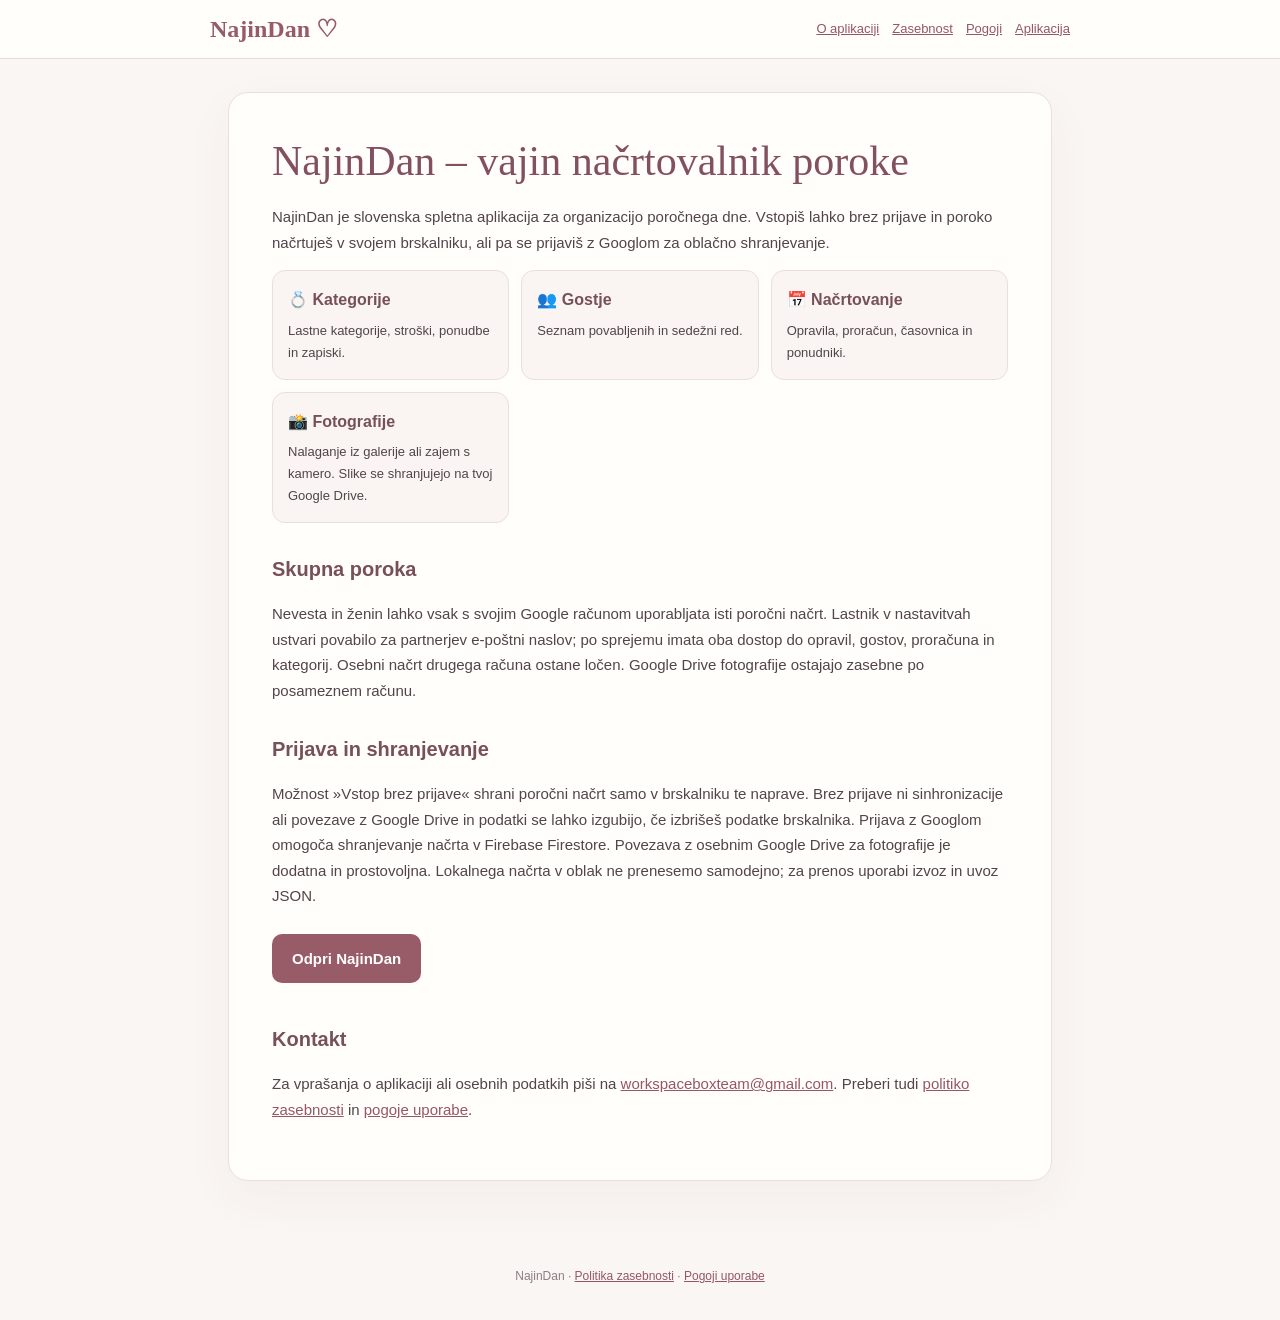
<file: o-aplikaciji.html>
<!doctype html>
<html lang="sl"><head><meta charset="utf-8"><meta name="viewport" content="width=device-width, initial-scale=1"><meta name="description" content="NajinDan je slovenska aplikacija za poročne priprave, goste, proračun in Google Drive fotografije."><title>O aplikaciji – NajinDan</title><style>*{box-sizing:border-box}body{margin:0;font:15px/1.7 -apple-system,BlinkMacSystemFont,"Segoe UI",sans-serif;color:#51454a;background:#faf6f3}header{background:#fffefa;border-bottom:1px solid #e7dad6;padding:15px max(18px,calc((100% - 860px)/2));display:flex;align-items:center;justify-content:space-between;flex-wrap:wrap;gap:10px}header strong{font:700 24px Georgia,serif;color:#965a6a}nav{display:flex;gap:13px;flex-wrap:wrap;font-size:13px}a{color:#955767}main{max-width:860px;margin:33px auto;padding:0 18px 40px}article{background:#fffefa;border:1px solid #ecdfdb;border-radius:20px;padding:clamp(21px,5vw,43px);box-shadow:0 17px 50px #68474d0c}h1{font:normal clamp(30px,5vw,42px)/1.2 Georgia,serif;color:#82505e;margin:0 0 18px}h2{font-size:20px;color:#77505a;margin:29px 0 9px}p,li{line-height:1.7}ul{padding-left:23px}.small{font-size:12px;color:#9c858c}.button{display:inline-block;background:#985c68;color:white;text-decoration:none;padding:12px 20px;border-radius:10px;font-weight:700;margin:10px 0}.columns{display:grid;grid-template-columns:repeat(auto-fit,minmax(200px,1fr));gap:12px}.columns section{background:#faf5f2;border:1px solid #eadfda;border-radius:13px;padding:15px}.columns section h2{margin:0 0 6px;font-size:16px}.columns section p{margin:0;font-size:13px}footer{text-align:center;color:#8d7e83;font-size:12px;padding:12px 20px 33px}</style></head><body>
<header><strong>NajinDan ♡</strong><nav><a href="./o-aplikaciji.html">O aplikaciji</a><a href="./politika-zasebnosti.html">Zasebnost</a><a href="./pogoji-uporabe.html">Pogoji</a><a href="./">Aplikacija</a></nav></header>
<main><article><h1>NajinDan – vajin načrtovalnik poroke</h1>
<p>NajinDan je slovenska spletna aplikacija za organizacijo poročnega dne. Vstopiš lahko brez prijave in poroko načrtuješ v svojem brskalniku, ali pa se prijaviš z Googlom za oblačno shranjevanje.</p>
<div class="columns"><section><h2>💍 Kategorije</h2><p>Lastne kategorije, stroški, ponudbe in zapiski.</p></section><section><h2>👥 Gostje</h2><p>Seznam povabljenih in sedežni red.</p></section><section><h2>📅 Načrtovanje</h2><p>Opravila, proračun, časovnica in ponudniki.</p></section><section><h2>📸 Fotografije</h2><p>Nalaganje iz galerije ali zajem s kamero. Slike se shranjujejo na tvoj Google Drive.</p></section></div>
<h2>Skupna poroka</h2><p>Nevesta in ženin lahko vsak s svojim Google računom uporabljata isti poročni načrt. Lastnik v nastavitvah ustvari povabilo za partnerjev e-poštni naslov; po sprejemu imata oba dostop do opravil, gostov, proračuna in kategorij. Osebni načrt drugega računa ostane ločen. Google Drive fotografije ostajajo zasebne po posameznem računu.</p><h2>Prijava in shranjevanje</h2><p>Možnost »Vstop brez prijave« shrani poročni načrt samo v brskalniku te naprave. Brez prijave ni sinhronizacije ali povezave z Google Drive in podatki se lahko izgubijo, če izbrišeš podatke brskalnika. Prijava z Googlom omogoča shranjevanje načrta v Firebase Firestore. Povezava z osebnim Google Drive za fotografije je dodatna in prostovoljna. Lokalnega načrta v oblak ne prenesemo samodejno; za prenos uporabi izvoz in uvoz JSON.</p>
<a class="button" href="./">Odpri NajinDan</a>
<h2>Kontakt</h2><p>Za vprašanja o aplikaciji ali osebnih podatkih piši na <a href="mailto:workspaceboxteam@gmail.com">workspaceboxteam@gmail.com</a>. Preberi tudi <a href="./politika-zasebnosti.html">politiko zasebnosti</a> in <a href="./pogoji-uporabe.html">pogoje uporabe</a>.</p></article></main><footer>NajinDan · <a href="./politika-zasebnosti.html">Politika zasebnosti</a> · <a href="./pogoji-uporabe.html">Pogoji uporabe</a></footer></body></html>
</file>
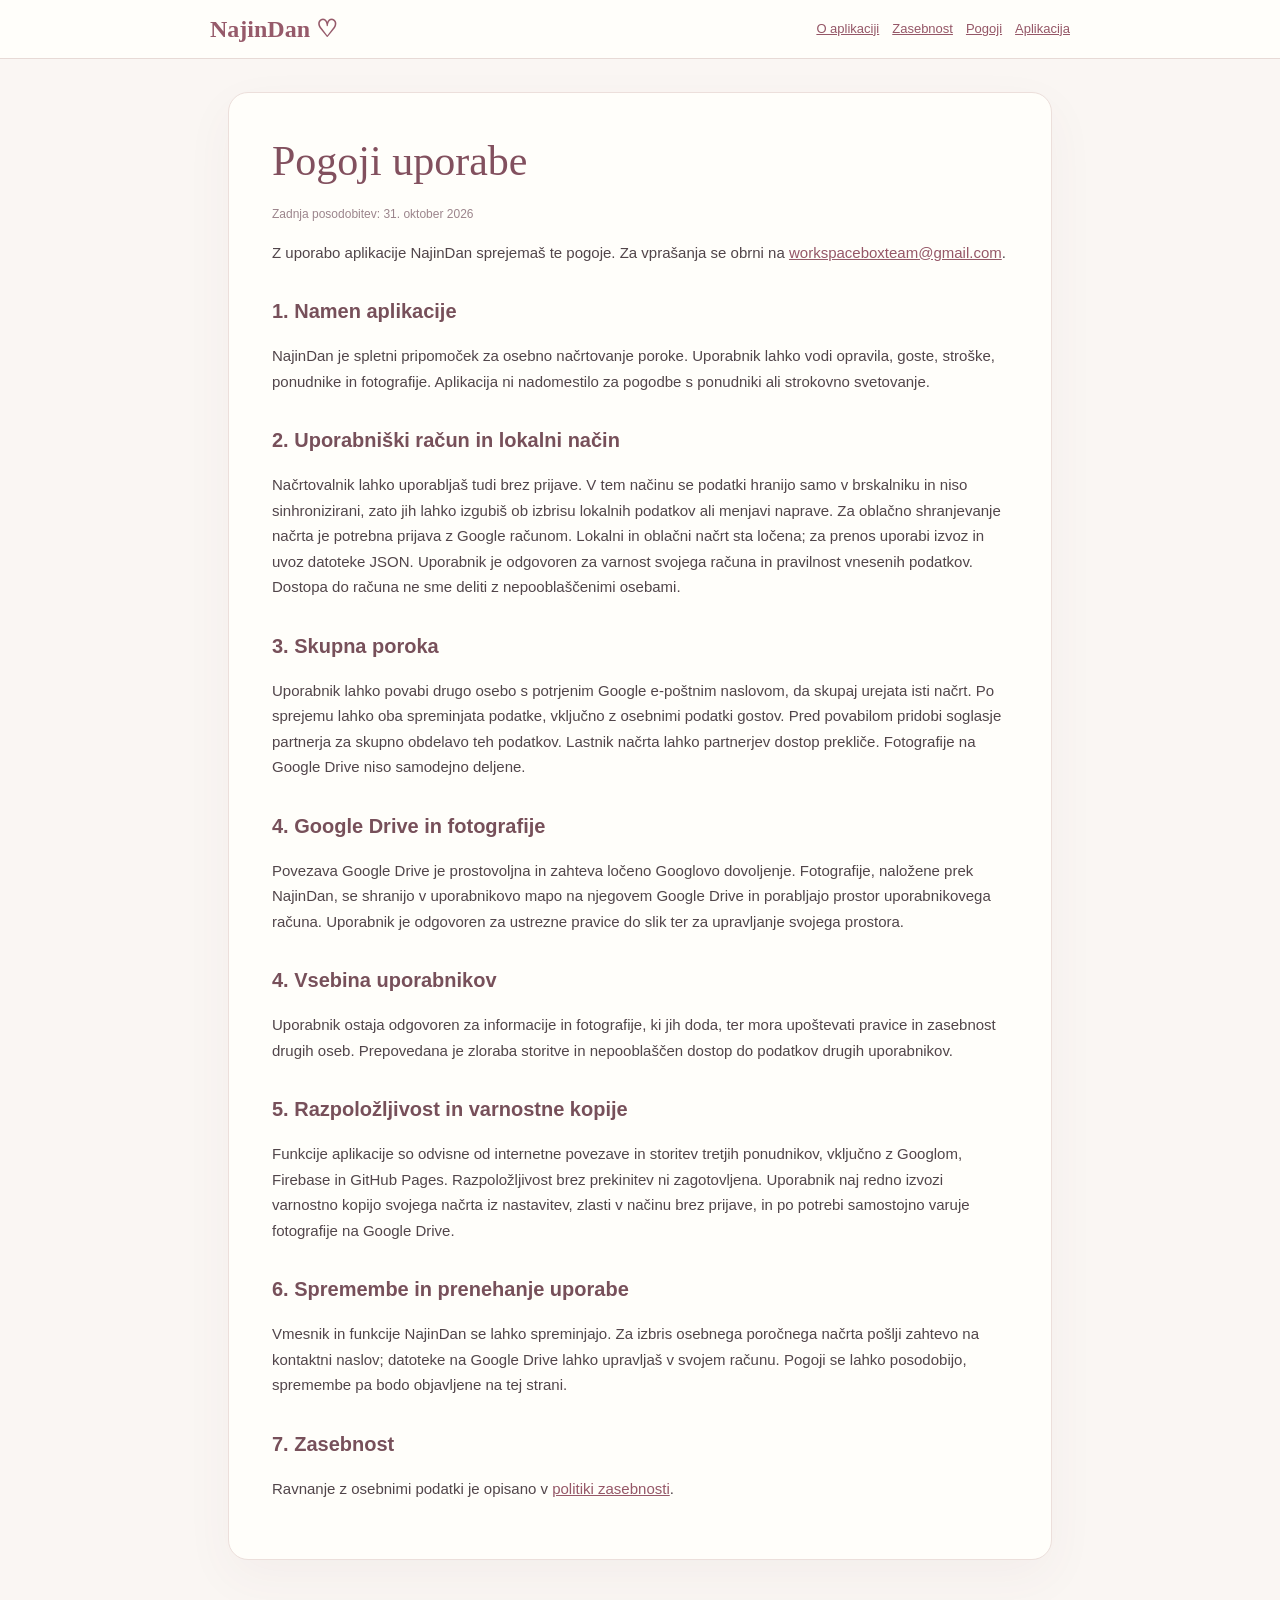
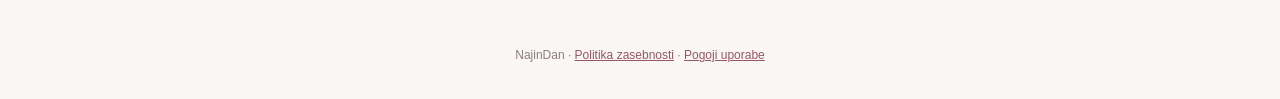
<file: pogoji-uporabe.html>
<!doctype html>
<html lang="sl"><head><meta charset="utf-8"><meta name="viewport" content="width=device-width, initial-scale=1"><meta name="description" content="Pogoji uporabe spletne poročne aplikacije NajinDan."><title>Pogoji uporabe – NajinDan</title><style>*{box-sizing:border-box}body{margin:0;font:15px/1.7 -apple-system,BlinkMacSystemFont,"Segoe UI",sans-serif;color:#51454a;background:#faf6f3}header{background:#fffefa;border-bottom:1px solid #e7dad6;padding:15px max(18px,calc((100% - 860px)/2));display:flex;align-items:center;justify-content:space-between;flex-wrap:wrap;gap:10px}header strong{font:700 24px Georgia,serif;color:#965a6a}nav{display:flex;gap:13px;flex-wrap:wrap;font-size:13px}a{color:#955767}main{max-width:860px;margin:33px auto;padding:0 18px 40px}article{background:#fffefa;border:1px solid #ecdfdb;border-radius:20px;padding:clamp(21px,5vw,43px);box-shadow:0 17px 50px #68474d0c}h1{font:normal clamp(30px,5vw,42px)/1.2 Georgia,serif;color:#82505e;margin:0 0 18px}h2{font-size:20px;color:#77505a;margin:29px 0 9px}p,li{line-height:1.7}ul{padding-left:23px}.small{font-size:12px;color:#9c858c}.button{display:inline-block;background:#985c68;color:white;text-decoration:none;padding:12px 20px;border-radius:10px;font-weight:700;margin:10px 0}.columns{display:grid;grid-template-columns:repeat(auto-fit,minmax(200px,1fr));gap:12px}.columns section{background:#faf5f2;border:1px solid #eadfda;border-radius:13px;padding:15px}.columns section h2{margin:0 0 6px;font-size:16px}.columns section p{margin:0;font-size:13px}footer{text-align:center;color:#8d7e83;font-size:12px;padding:12px 20px 33px}</style></head><body>
<header><strong>NajinDan ♡</strong><nav><a href="./o-aplikaciji.html">O aplikaciji</a><a href="./politika-zasebnosti.html">Zasebnost</a><a href="./pogoji-uporabe.html">Pogoji</a><a href="./">Aplikacija</a></nav></header>
<main><article><h1>Pogoji uporabe</h1><p class="small">Zadnja posodobitev: 31. oktober 2026</p>
<p>Z uporabo aplikacije NajinDan sprejemaš te pogoje. Za vprašanja se obrni na <a href="mailto:workspaceboxteam@gmail.com">workspaceboxteam@gmail.com</a>.</p>
<h2>1. Namen aplikacije</h2><p>NajinDan je spletni pripomoček za osebno načrtovanje poroke. Uporabnik lahko vodi opravila, goste, stroške, ponudnike in fotografije. Aplikacija ni nadomestilo za pogodbe s ponudniki ali strokovno svetovanje.</p>
<h2>2. Uporabniški račun in lokalni način</h2><p>Načrtovalnik lahko uporabljaš tudi brez prijave. V tem načinu se podatki hranijo samo v brskalniku in niso sinhronizirani, zato jih lahko izgubiš ob izbrisu lokalnih podatkov ali menjavi naprave. Za oblačno shranjevanje načrta je potrebna prijava z Google računom. Lokalni in oblačni načrt sta ločena; za prenos uporabi izvoz in uvoz datoteke JSON. Uporabnik je odgovoren za varnost svojega računa in pravilnost vnesenih podatkov. Dostopa do računa ne sme deliti z nepooblaščenimi osebami.</p>
<h2>3. Skupna poroka</h2><p>Uporabnik lahko povabi drugo osebo s potrjenim Google e-poštnim naslovom, da skupaj urejata isti načrt. Po sprejemu lahko oba spreminjata podatke, vključno z osebnimi podatki gostov. Pred povabilom pridobi soglasje partnerja za skupno obdelavo teh podatkov. Lastnik načrta lahko partnerjev dostop prekliče. Fotografije na Google Drive niso samodejno deljene.</p><h2>4. Google Drive in fotografije</h2><p>Povezava Google Drive je prostovoljna in zahteva ločeno Googlovo dovoljenje. Fotografije, naložene prek NajinDan, se shranijo v uporabnikovo mapo na njegovem Google Drive in porabljajo prostor uporabnikovega računa. Uporabnik je odgovoren za ustrezne pravice do slik ter za upravljanje svojega prostora.</p>
<h2>4. Vsebina uporabnikov</h2><p>Uporabnik ostaja odgovoren za informacije in fotografije, ki jih doda, ter mora upoštevati pravice in zasebnost drugih oseb. Prepovedana je zloraba storitve in nepooblaščen dostop do podatkov drugih uporabnikov.</p>
<h2>5. Razpoložljivost in varnostne kopije</h2><p>Funkcije aplikacije so odvisne od internetne povezave in storitev tretjih ponudnikov, vključno z Googlom, Firebase in GitHub Pages. Razpoložljivost brez prekinitev ni zagotovljena. Uporabnik naj redno izvozi varnostno kopijo svojega načrta iz nastavitev, zlasti v načinu brez prijave, in po potrebi samostojno varuje fotografije na Google Drive.</p>
<h2>6. Spremembe in prenehanje uporabe</h2><p>Vmesnik in funkcije NajinDan se lahko spreminjajo. Za izbris osebnega poročnega načrta pošlji zahtevo na kontaktni naslov; datoteke na Google Drive lahko upravljaš v svojem računu. Pogoji se lahko posodobijo, spremembe pa bodo objavljene na tej strani.</p>
<h2>7. Zasebnost</h2><p>Ravnanje z osebnimi podatki je opisano v <a href="./politika-zasebnosti.html">politiki zasebnosti</a>.</p></article></main><footer>NajinDan · <a href="./politika-zasebnosti.html">Politika zasebnosti</a> · <a href="./pogoji-uporabe.html">Pogoji uporabe</a></footer></body></html>
</file>
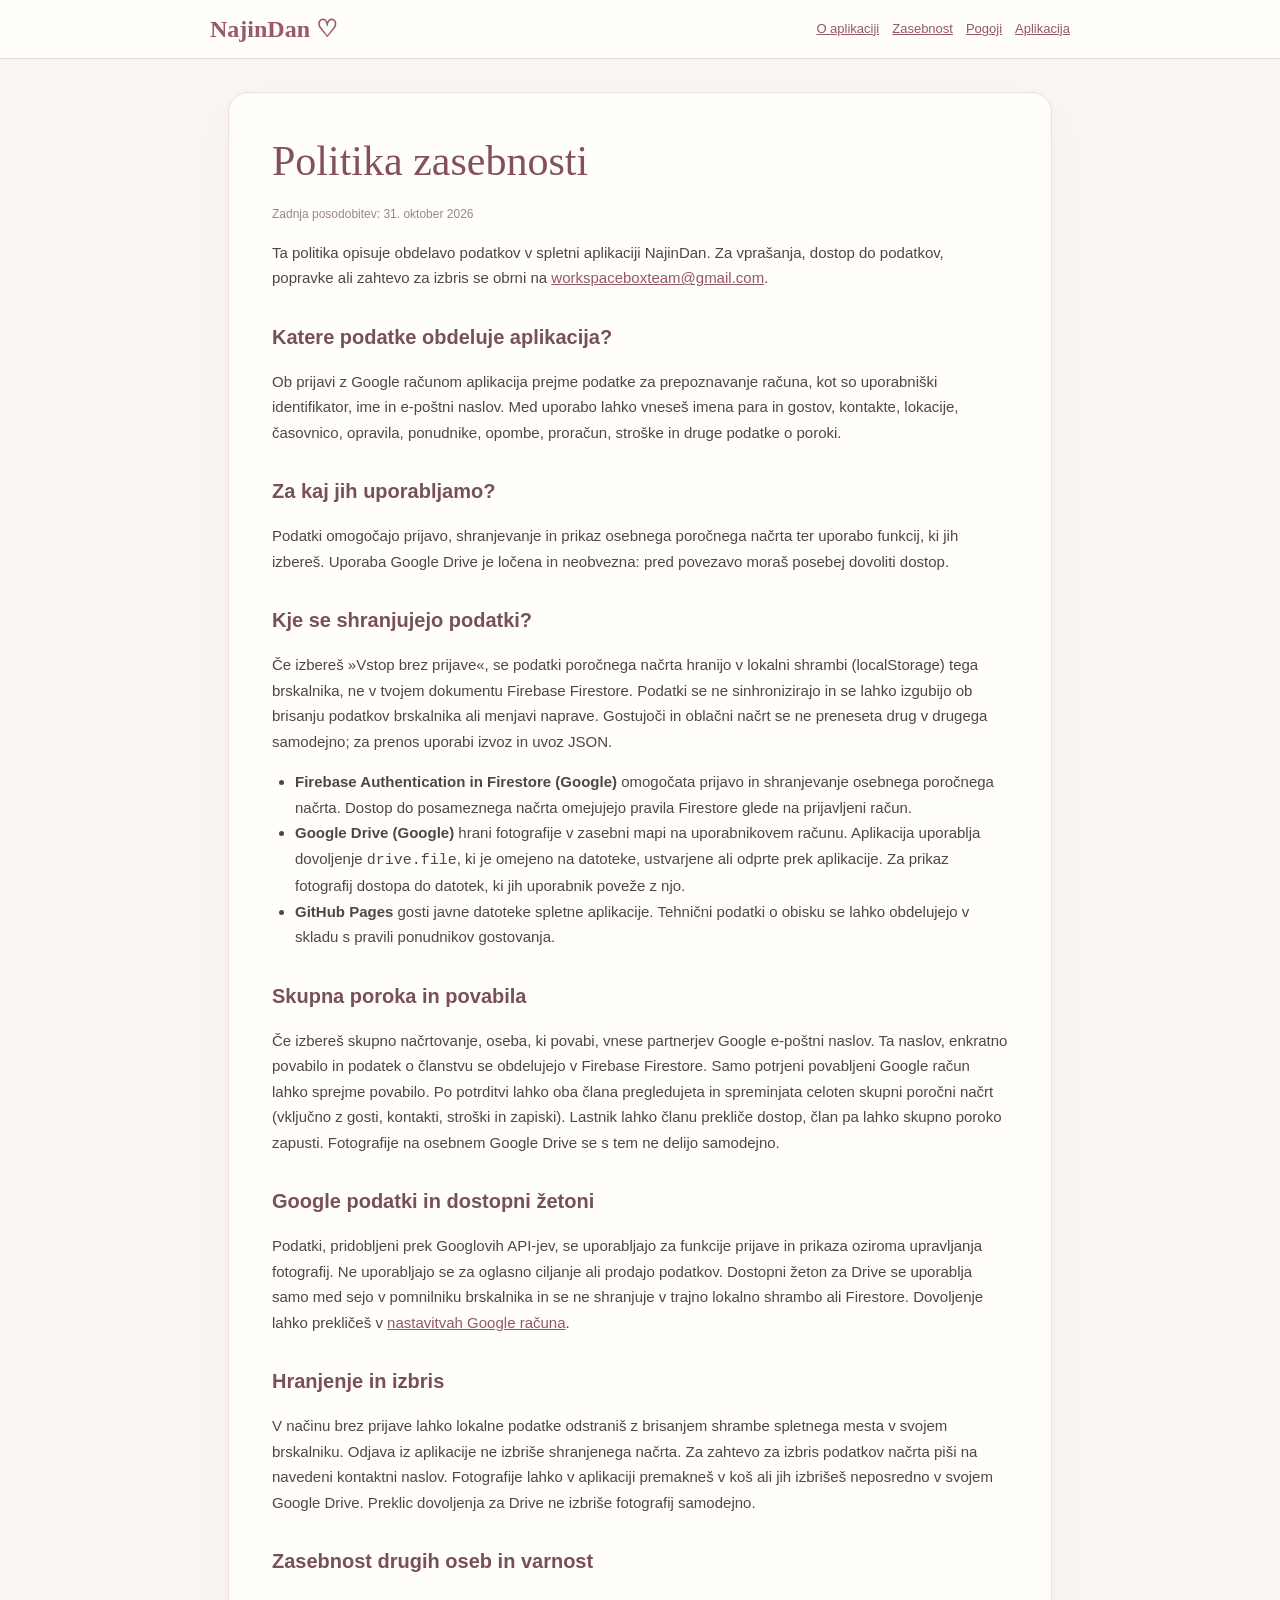
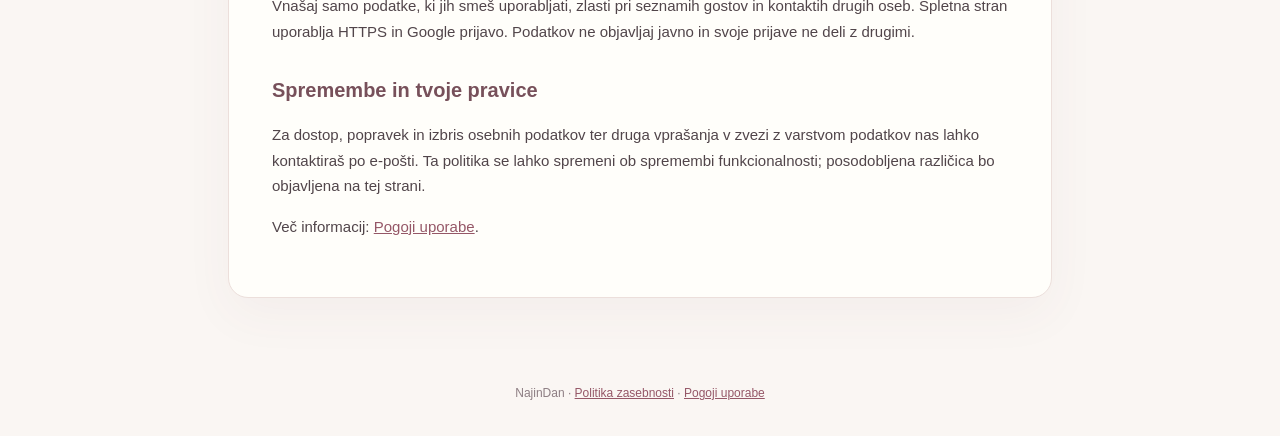
<file: politika-zasebnosti.html>
<!doctype html>
<html lang="sl"><head><meta charset="utf-8"><meta name="viewport" content="width=device-width, initial-scale=1"><meta name="description" content="Politika zasebnosti NajinDan – Google prijava, Firebase Firestore in Google Drive."><title>Politika zasebnosti – NajinDan</title><style>*{box-sizing:border-box}body{margin:0;font:15px/1.7 -apple-system,BlinkMacSystemFont,"Segoe UI",sans-serif;color:#51454a;background:#faf6f3}header{background:#fffefa;border-bottom:1px solid #e7dad6;padding:15px max(18px,calc((100% - 860px)/2));display:flex;align-items:center;justify-content:space-between;flex-wrap:wrap;gap:10px}header strong{font:700 24px Georgia,serif;color:#965a6a}nav{display:flex;gap:13px;flex-wrap:wrap;font-size:13px}a{color:#955767}main{max-width:860px;margin:33px auto;padding:0 18px 40px}article{background:#fffefa;border:1px solid #ecdfdb;border-radius:20px;padding:clamp(21px,5vw,43px);box-shadow:0 17px 50px #68474d0c}h1{font:normal clamp(30px,5vw,42px)/1.2 Georgia,serif;color:#82505e;margin:0 0 18px}h2{font-size:20px;color:#77505a;margin:29px 0 9px}p,li{line-height:1.7}ul{padding-left:23px}.small{font-size:12px;color:#9c858c}.button{display:inline-block;background:#985c68;color:white;text-decoration:none;padding:12px 20px;border-radius:10px;font-weight:700;margin:10px 0}.columns{display:grid;grid-template-columns:repeat(auto-fit,minmax(200px,1fr));gap:12px}.columns section{background:#faf5f2;border:1px solid #eadfda;border-radius:13px;padding:15px}.columns section h2{margin:0 0 6px;font-size:16px}.columns section p{margin:0;font-size:13px}footer{text-align:center;color:#8d7e83;font-size:12px;padding:12px 20px 33px}</style></head><body>
<header><strong>NajinDan ♡</strong><nav><a href="./o-aplikaciji.html">O aplikaciji</a><a href="./politika-zasebnosti.html">Zasebnost</a><a href="./pogoji-uporabe.html">Pogoji</a><a href="./">Aplikacija</a></nav></header>
<main><article><h1>Politika zasebnosti</h1><p class="small">Zadnja posodobitev: 31. oktober 2026</p>
<p>Ta politika opisuje obdelavo podatkov v spletni aplikaciji NajinDan. Za vprašanja, dostop do podatkov, popravke ali zahtevo za izbris se obrni na <a href="mailto:workspaceboxteam@gmail.com">workspaceboxteam@gmail.com</a>.</p>
<h2>Katere podatke obdeluje aplikacija?</h2>
<p>Ob prijavi z Google računom aplikacija prejme podatke za prepoznavanje računa, kot so uporabniški identifikator, ime in e-poštni naslov. Med uporabo lahko vneseš imena para in gostov, kontakte, lokacije, časovnico, opravila, ponudnike, opombe, proračun, stroške in druge podatke o poroki.</p>
<h2>Za kaj jih uporabljamo?</h2>
<p>Podatki omogočajo prijavo, shranjevanje in prikaz osebnega poročnega načrta ter uporabo funkcij, ki jih izbereš. Uporaba Google Drive je ločena in neobvezna: pred povezavo moraš posebej dovoliti dostop.</p>
<h2>Kje se shranjujejo podatki?</h2>
<p>Če izbereš »Vstop brez prijave«, se podatki poročnega načrta hranijo v lokalni shrambi (localStorage) tega brskalnika, ne v tvojem dokumentu Firebase Firestore. Podatki se ne sinhronizirajo in se lahko izgubijo ob brisanju podatkov brskalnika ali menjavi naprave. Gostujoči in oblačni načrt se ne preneseta drug v drugega samodejno; za prenos uporabi izvoz in uvoz JSON.</p>
<ul><li><strong>Firebase Authentication in Firestore (Google)</strong> omogočata prijavo in shranjevanje osebnega poročnega načrta. Dostop do posameznega načrta omejujejo pravila Firestore glede na prijavljeni račun.</li>
<li><strong>Google Drive (Google)</strong> hrani fotografije v zasebni mapi na uporabnikovem računu. Aplikacija uporablja dovoljenje <code>drive.file</code>, ki je omejeno na datoteke, ustvarjene ali odprte prek aplikacije. Za prikaz fotografij dostopa do datotek, ki jih uporabnik poveže z njo.</li>
<li><strong>GitHub Pages</strong> gosti javne datoteke spletne aplikacije. Tehnični podatki o obisku se lahko obdelujejo v skladu s pravili ponudnikov gostovanja.</li></ul>
<h2>Skupna poroka in povabila</h2><p>Če izbereš skupno načrtovanje, oseba, ki povabi, vnese partnerjev Google e-poštni naslov. Ta naslov, enkratno povabilo in podatek o članstvu se obdelujejo v Firebase Firestore. Samo potrjeni povabljeni Google račun lahko sprejme povabilo. Po potrditvi lahko oba člana pregledujeta in spreminjata celoten skupni poročni načrt (vključno z gosti, kontakti, stroški in zapiski). Lastnik lahko članu prekliče dostop, član pa lahko skupno poroko zapusti. Fotografije na osebnem Google Drive se s tem ne delijo samodejno.</p><h2>Google podatki in dostopni žetoni</h2>
<p>Podatki, pridobljeni prek Googlovih API-jev, se uporabljajo za funkcije prijave in prikaza oziroma upravljanja fotografij. Ne uporabljajo se za oglasno ciljanje ali prodajo podatkov. Dostopni žeton za Drive se uporablja samo med sejo v pomnilniku brskalnika in se ne shranjuje v trajno lokalno shrambo ali Firestore. Dovoljenje lahko prekličeš v <a href="https://myaccount.google.com/permissions">nastavitvah Google računa</a>.</p>
<h2>Hranjenje in izbris</h2>
<p>V načinu brez prijave lahko lokalne podatke odstraniš z brisanjem shrambe spletnega mesta v svojem brskalniku. Odjava iz aplikacije ne izbriše shranjenega načrta. Za zahtevo za izbris podatkov načrta piši na navedeni kontaktni naslov. Fotografije lahko v aplikaciji premakneš v koš ali jih izbrišeš neposredno v svojem Google Drive. Preklic dovoljenja za Drive ne izbriše fotografij samodejno.</p>
<h2>Zasebnost drugih oseb in varnost</h2>
<p>Vnašaj samo podatke, ki jih smeš uporabljati, zlasti pri seznamih gostov in kontaktih drugih oseb. Spletna stran uporablja HTTPS in Google prijavo. Podatkov ne objavljaj javno in svoje prijave ne deli z drugimi.</p>
<h2>Spremembe in tvoje pravice</h2>
<p>Za dostop, popravek in izbris osebnih podatkov ter druga vprašanja v zvezi z varstvom podatkov nas lahko kontaktiraš po e-pošti. Ta politika se lahko spremeni ob spremembi funkcionalnosti; posodobljena različica bo objavljena na tej strani.</p>
<p>Več informacij: <a href="./pogoji-uporabe.html">Pogoji uporabe</a>.</p></article></main><footer>NajinDan · <a href="./politika-zasebnosti.html">Politika zasebnosti</a> · <a href="./pogoji-uporabe.html">Pogoji uporabe</a></footer></body></html>
</file>
